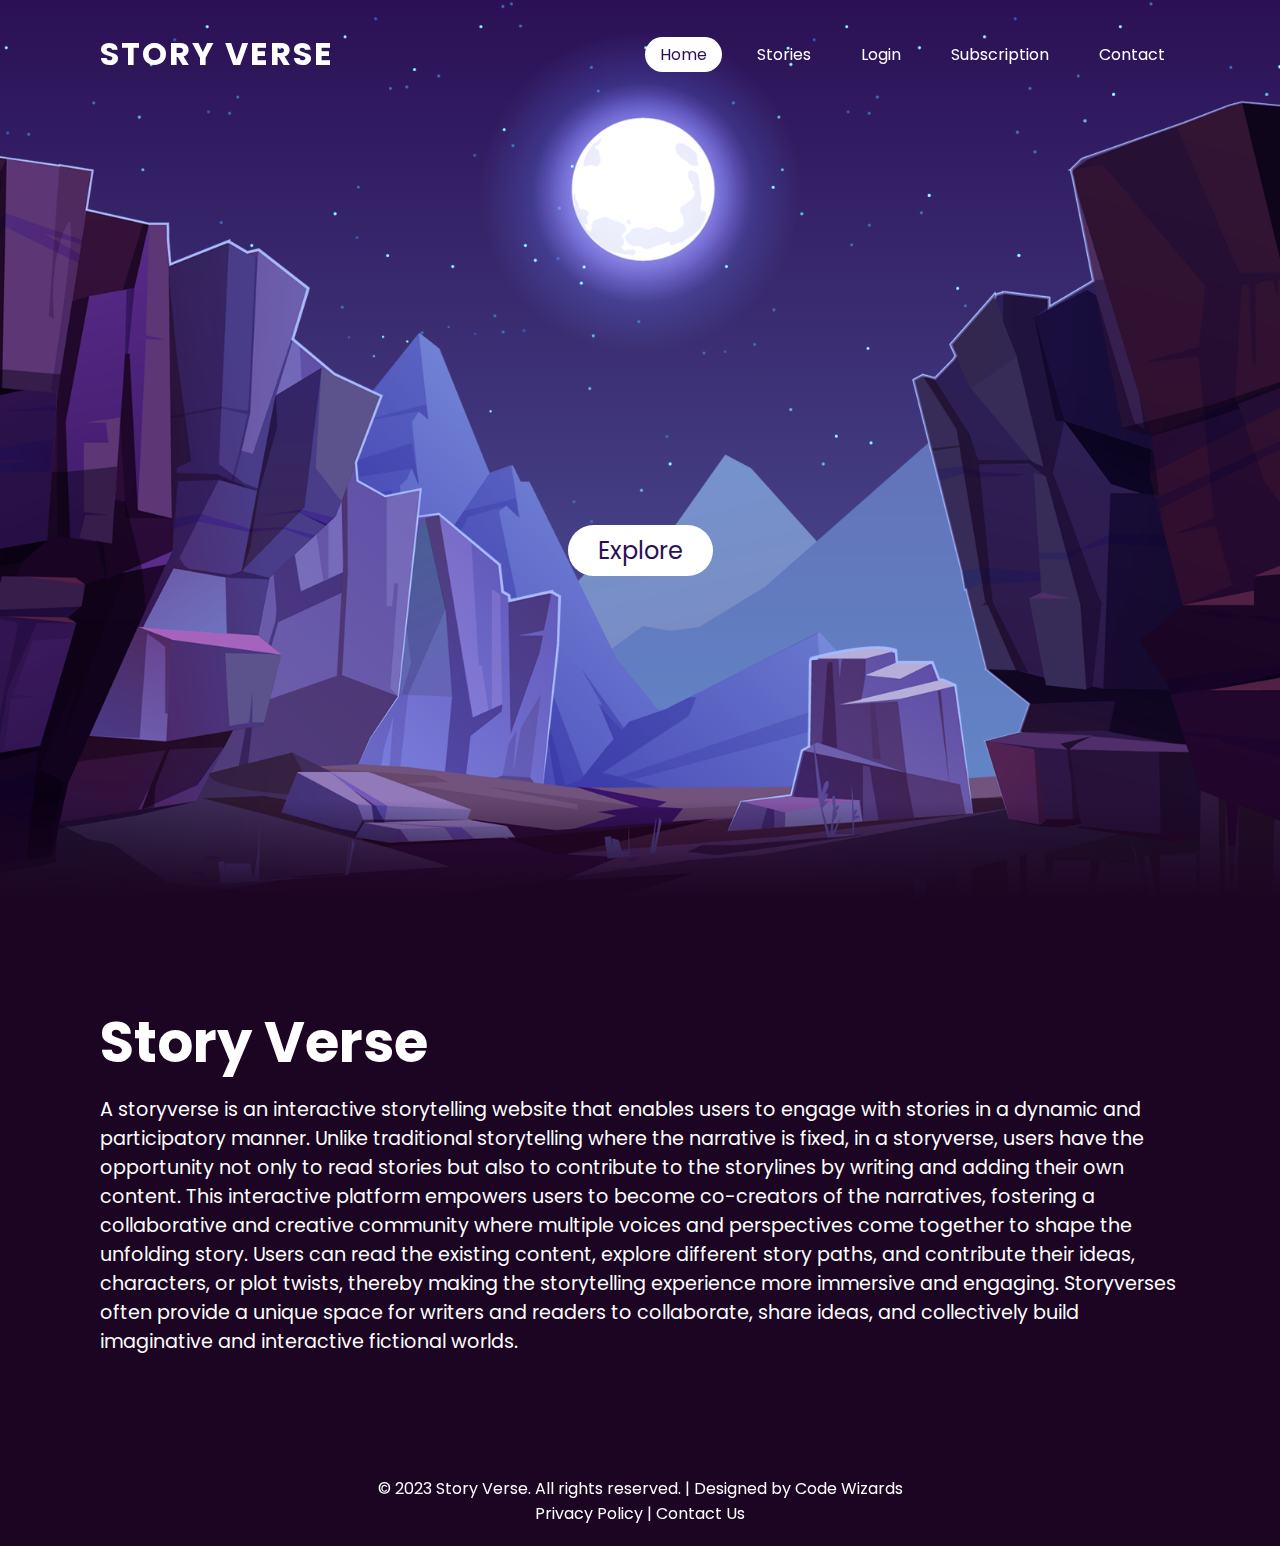
<file: Code-Wizards-main/StoryVerse/index.html>
<!DOCTYPE html>
<html lang="en">

<head>
  <meta charset="UTF-8" />
  <meta http-equiv="X-UA-Compatible" content="IE=edge" />
  <meta name="viewport" content="width=device-width, initial-scale=1.0" />
  <title>Document</title>
  <link rel="stylesheet" href="style.css" />
</head>

<body>
  <header>
    <a href="#" class="logo">Story Verse</a>
    <ul>
      <li><a href="#" class="active">Home</a></li>
      <li id="stories"><a href="stories.html">Stories </a></li>
      <li id="login"><a href="#">Login</a></li>
      <li id="subscription"><a href="#">Subscription</a></li>
      <li id="contact"><a href="#">Contact</a></li>
    </ul>
  </header>
  <section>
    <img src="Images/stars.png" id="stars" alt="" srcset="" />
    <img src="Images/moon.png" alt="" id="moon" srcset="" />
    <img src="Images/mountains_behind.png" alt="" id="mountains_behind" srcset="" />
    <h2 id="text">Story Verse</h2>
    <a href="stories.html" id="btn">Explore</a>
    <img src="Images/mountains_front.png" alt="" id="mountains_front" srcset="" />
  </section>
  <div class="sec" id="sec">
    <h2>Story Verse</h2>
    <p>
      A storyverse is an interactive storytelling website that enables users to engage with stories in a dynamic and
      participatory manner. Unlike traditional storytelling where the narrative is fixed, in a storyverse, users have
      the opportunity not only to read stories but also to contribute to the storylines by writing and adding their own
      content. This interactive platform empowers users to become co-creators of the narratives, fostering a
      collaborative and creative community where multiple voices and perspectives come together to shape the unfolding
      story. Users can read the existing content, explore different story paths, and contribute their ideas, characters,
      or plot twists, thereby making the storytelling experience more immersive and engaging. Storyverses often provide
      a unique space for writers and readers to collaborate, share ideas, and collectively build imaginative and
      interactive fictional worlds.
    </p>
  </div>
  <!--Footer-->
  <div class="footer">
    <p>&copy; 2023 Story Verse. All rights reserved. | Designed by Code Wizards</p>
    <p><a href="privacy.html">Privacy Policy</a> | <a href="contact.html">Contact Us</a></p>
  </div>
  <script src="index.js"></script>
</body>

</html>
</file>
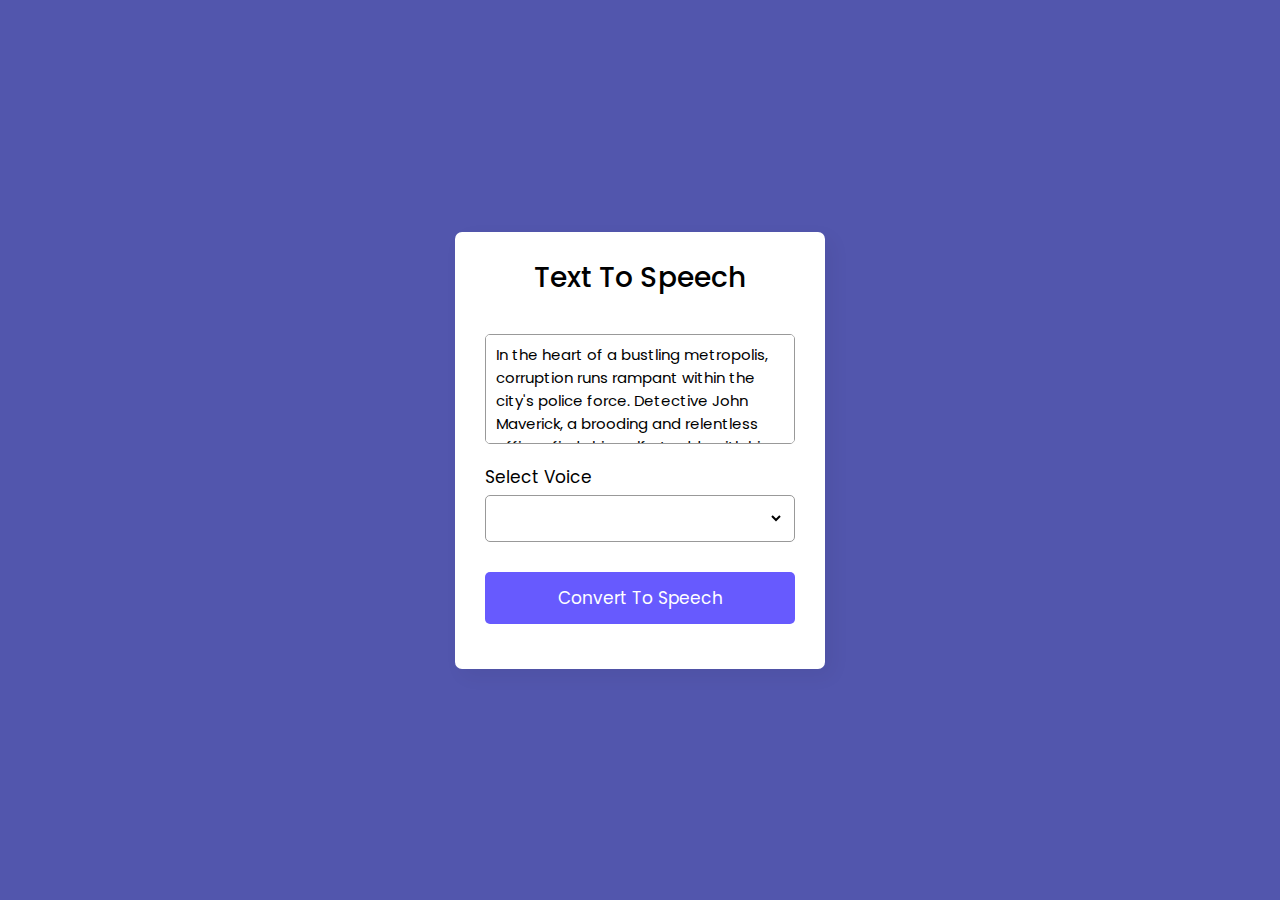
<file: TTS.html>
<!DOCTYPE html>
<!-- Coding By CodingNepal - youtube.com/codingnepal -->
<html lang="en" dir="ltr">
  <head>
    <meta charset="utf-8">  
    <title>Text To Speech in JavaScript | StoryVerse</title>
    <link rel="stylesheet" href="TTS.css">
    <meta name="viewport" content="width=device-width, initial-scale=1.0">
  </head>
  <body>
    <div class="wrapper">
      <header>Text To Speech</header>
      <form action="#">
        <div class="row">      
        <textarea id="highlightMe">In the heart of a bustling metropolis, corruption runs rampant within the city's police force. Detective John Maverick, a brooding and relentless officer, finds himself at odds with his own colleagues as he investigates a series of high-profile murders that seem to implicate some of the most powerful figures in the city.
          When his partner and best friend is brutally slain in what appears to be a setup, Maverick goes rogue, determined to uncover the truth and bring the perpetrators to justice. With the weight of the entire police force and criminal underworld against him, Maverick's quest for vengeance becomes a fight for the very soul of the city.
          As he races against time to unravel the conspiracy and expose the corrupt elite, Maverick allies himself with a group of unlikely companions—hackers, ex-military operatives, and a mysterious femme fatale with her own hidden agenda. Together, they form an underground resistance and wage a relentless war against the criminal empire that holds the city in its grip.
          "Rogue Justice" is a pulse-pounding action thriller that explores themes of betrayal, redemption, and the blurred line between right and wrong. Maverick's journey will push him to his limits as he navigates a treacherous world of deception, danger, and deadly showdowns. Will he succeed in his quest for justice, or will he become the very thing he despises?</textarea>
        </div>
        <div class="row">
          <label>Select Voice</label>
          <div class="outer">
            <select></select>
          </div>
        </div>
        <button onclick="startTextToSpeech()">Convert To Speech</button>
      </form>
    </div>

    <script src="TTS.js"></script>
  </body>
</html>
</file>
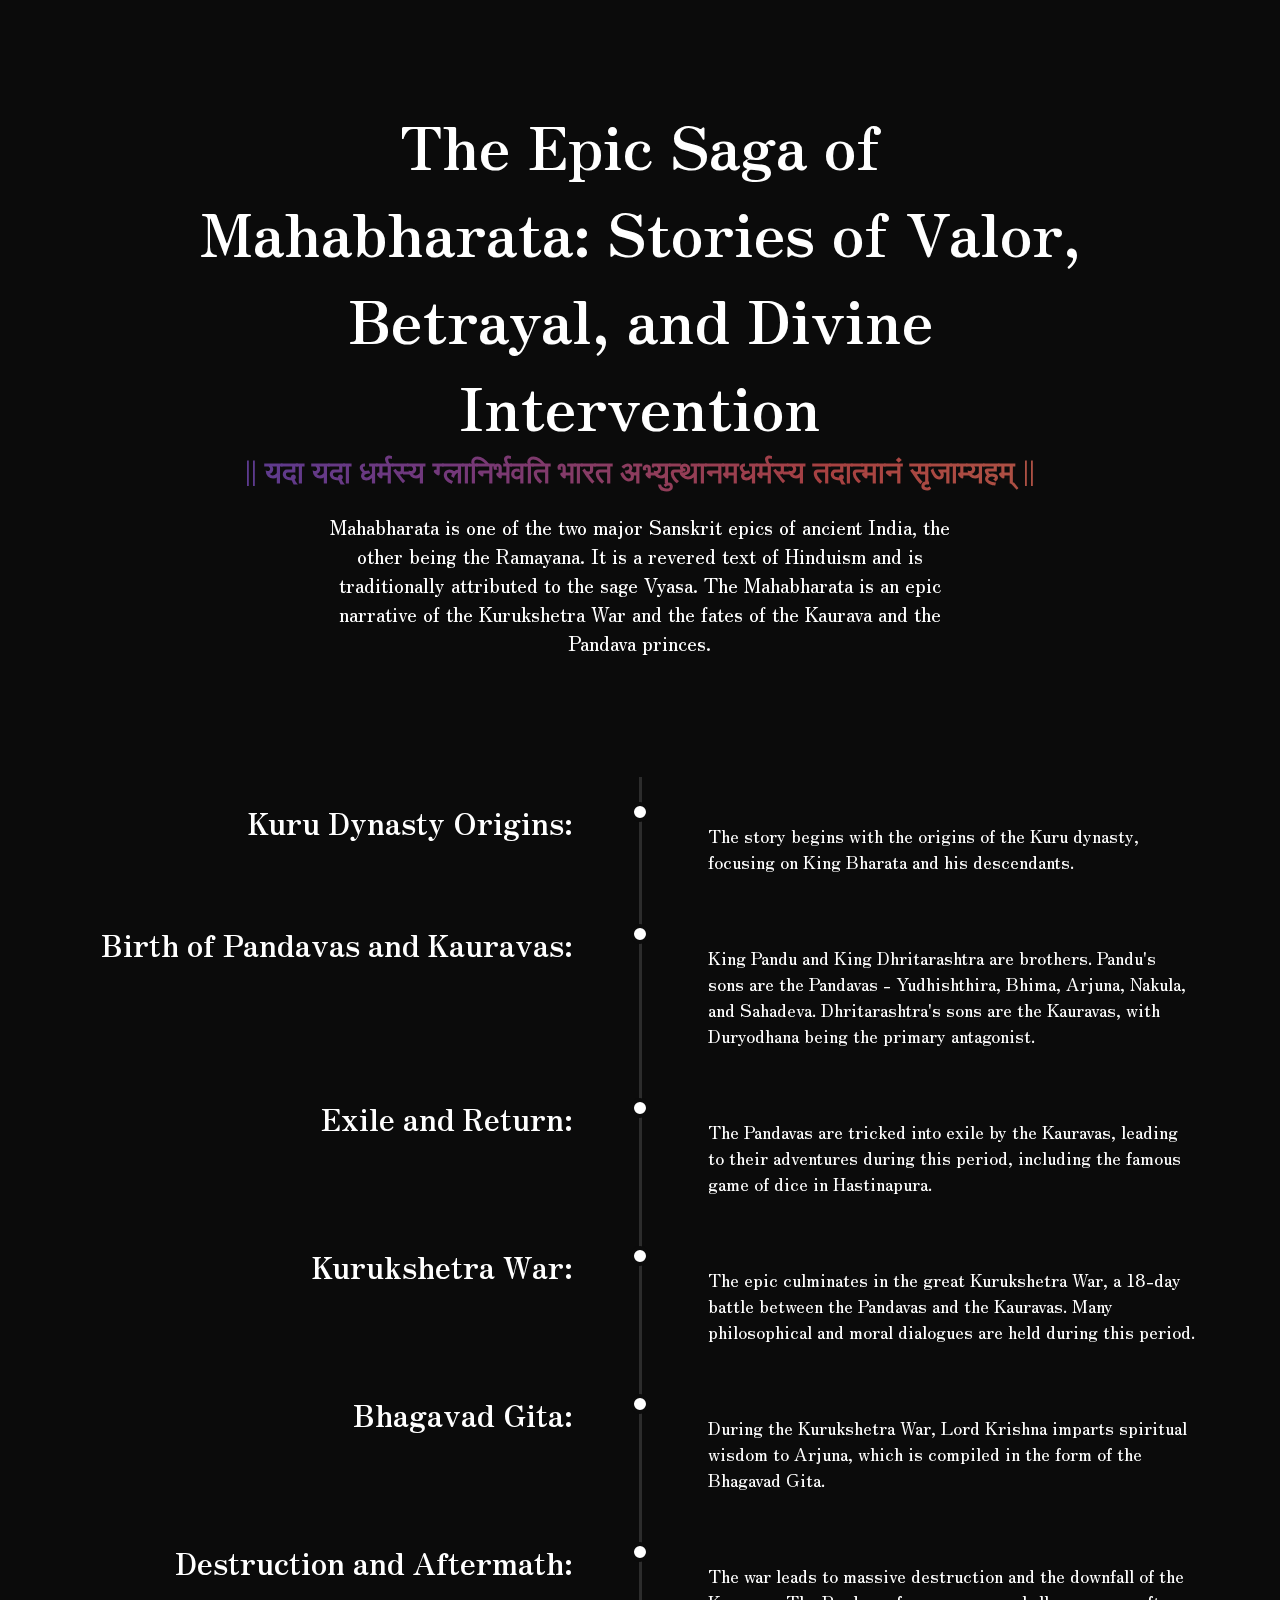
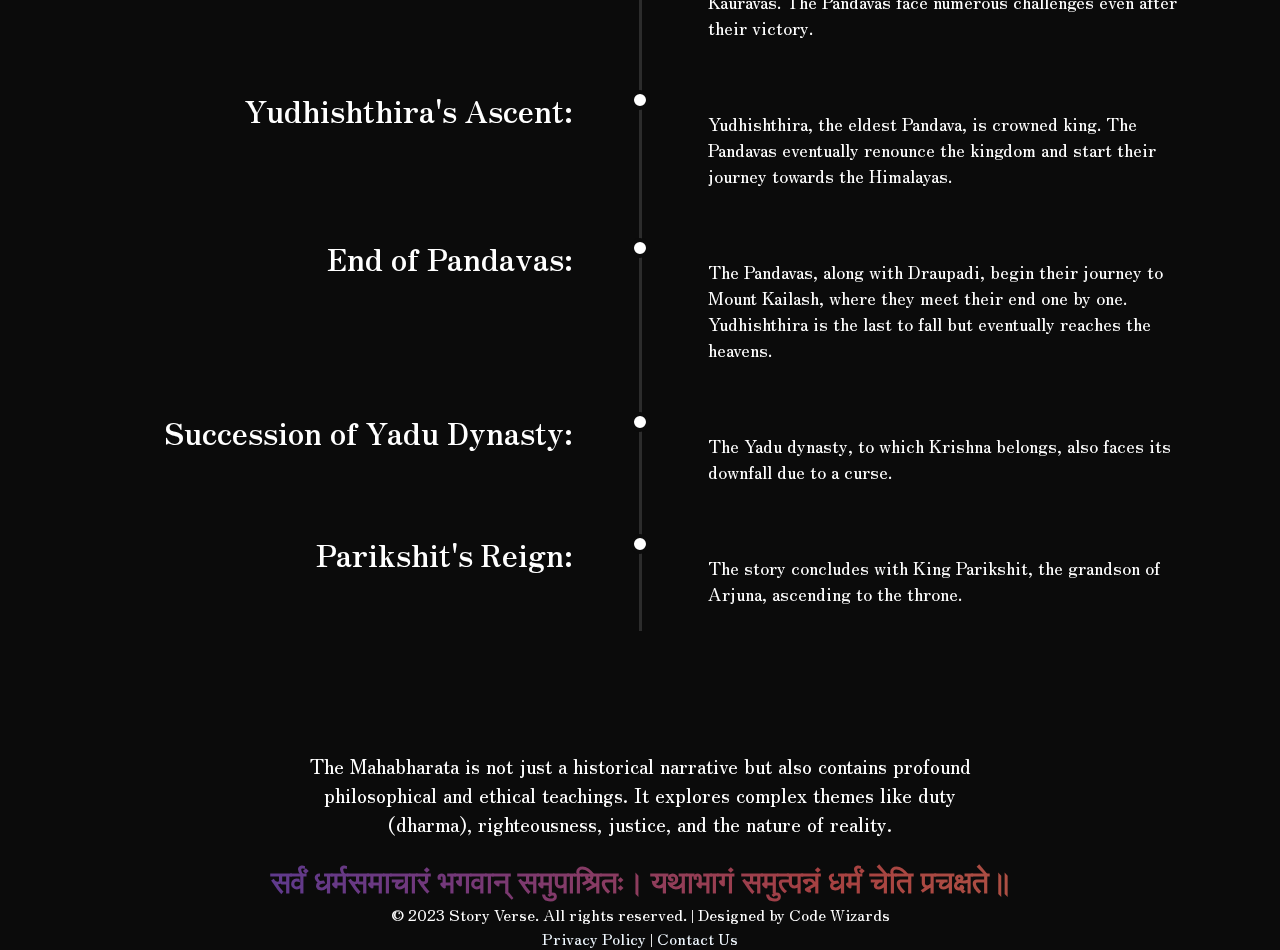
<file: Code-Wizards-main/StoryVerse/stories_timeline/stories.html>
<!DOCTYPE html>
<html lang="en">

<head>
    <meta charset="UTF-8">
    <meta http-equiv="X-UA-Compatible" content="IE=edge">
    <meta name="viewport" content="width=device-width, initial-scale=1.0">

    <!-- Site Title -->
    <title>Mahabharat Story</title>
    <!-- All CSS -->
    <link rel="stylesheet" href="assets/css/style.css">
</head>

<body>
    <!-- Banner Section -->
    <header class="banner">
        <div class="container">
            <div class="col">
                <h1 class="banner__title">The Epic Saga of Mahabharata: Stories of Valor, Betrayal, and Divine
                    Intervention</h1>
                <h2 class="banner__sub-title">
                    || यदा यदा धर्मस्य ग्लानिर्भवति भारत
                    अभ्युत्थानमधर्मस्य तदात्मानं सृजाम्यहम् ||
                </h2>
                <p class="banner__text">
                    Mahabharata is one of the two major Sanskrit epics of ancient India, the other being the Ramayana.
                    It is
                    a revered text of Hinduism and is traditionally attributed to the sage Vyasa. The Mahabharata is an
                    epic
                    narrative of the Kurukshetra War and the fates of the Kaurava and the Pandava princes.
                </p>
                </p>
            </div>
        </div>
    </header>

    <!-- Timeline Section -->
    <section class="timeline">
        <div class="container">
            <div class="timeline__wrapper">
                <div class="timeline__progressbar"></div>
                <div class="timeline__block">
                    <div class="timeline__block__bullet-point">
                        <span class="timeline__block__circle"></span>
                    </div>
                    <div class="timeline__block__head">
                        <h1 class="timeline__block__title"> Kuru Dynasty Origins:</h1>
                    </div>
                    <div class="timeline__block__body">
                        <p class="timeline__block__text"> The story begins with the origins of the Kuru dynasty,
                            focusing on King Bharata and his
                            descendants.</p>
                    </div>
                </div>
                <div class="timeline__block">
                    <div class="timeline__block__bullet-point">
                        <span class="timeline__block__circle"></span>
                    </div>
                    <div class="timeline__block__head">
                        <h1 class="timeline__block__title"> Birth of Pandavas and Kauravas:</h1>
                    </div>
                    <div class="timeline__block__body">
                        <p class="timeline__block__text"> King Pandu and King Dhritarashtra are brothers. Pandu's sons
                            are the Pandavas - Yudhishthira,
                            Bhima, Arjuna, Nakula, and Sahadeva. Dhritarashtra's sons are the Kauravas, with Duryodhana
                            being the primary antagonist.</p>

                    </div>
                </div>
                <div class="timeline__block">
                    <div class="timeline__block__bullet-point">
                        <span class="timeline__block__circle"></span>
                    </div>
                    <div class="timeline__block__head">
                        <h1 class="timeline__block__title"> Exile and Return:</h1>
                    </div>
                    <div class="timeline__block__body">
                        <p class="timeline__block__text"> The Pandavas are tricked into exile by the Kauravas, leading
                            to their adventures during this
                            period, including the famous game of dice in Hastinapura.</p>

                    </div>
                </div>
                <div class="timeline__block">
                    <div class="timeline__block__bullet-point">
                        <span class="timeline__block__circle"></span>
                    </div>
                    <div class="timeline__block__head">
                        <h1 class="timeline__block__title"> Kurukshetra War:</h1>
                    </div>
                    <div class="timeline__block__body">
                        <p class="timeline__block__text"> The epic culminates in the great Kurukshetra War, a 18-day
                            battle between the Pandavas and the
                            Kauravas. Many philosophical and moral dialogues are held during this period.</p>

                    </div>
                </div>
                <div class="timeline__block">
                    <div class="timeline__block__bullet-point">
                        <span class="timeline__block__circle"></span>
                    </div>
                    <div class="timeline__block__head">
                        <h1 class="timeline__block__title">Bhagavad Gita:</h1>
                    </div>
                    <div class="timeline__block__body">
                        <p class="timeline__block__text"> During the Kurukshetra War, Lord Krishna imparts spiritual
                            wisdom to Arjuna, which is compiled
                            in the form of the Bhagavad Gita.</p>

                    </div>
                </div>
                <div class="timeline__block">
                    <div class="timeline__block__bullet-point">
                        <span class="timeline__block__circle"></span>
                    </div>
                    <div class="timeline__block__head">
                        <h1 class="timeline__block__title"> Destruction and Aftermath:</h1>
                    </div>
                    <div class="timeline__block__body">
                        <p class="timeline__block__text"> The war leads to massive destruction and the downfall of the
                            Kauravas. The Pandavas face
                            numerous challenges even after their victory.</p>

                    </div>
                </div>
                <div class="timeline__block">
                    <div class="timeline__block__bullet-point">
                        <span class="timeline__block__circle"></span>
                    </div>
                    <div class="timeline__block__head">
                        <h1 class="timeline__block__title"> Yudhishthira's Ascent:</h1>
                    </div>
                    <div class="timeline__block__body">
                        <p class="timeline__block__text"> Yudhishthira, the eldest Pandava, is crowned king. The
                            Pandavas eventually renounce the kingdom
                            and start their journey towards the Himalayas.</p>

                    </div>
                </div>
                <div class="timeline__block">
                    <div class="timeline__block__bullet-point">
                        <span class="timeline__block__circle"></span>
                    </div>
                    <div class="timeline__block__head">
                        <h1 class="timeline__block__title"> End of Pandavas:
                    </div>
                    <div class="timeline__block__body">
                        <p class="timeline__block__text"> The Pandavas, along with Draupadi, begin their journey to
                            Mount Kailash, where they meet their
                            end one by one. Yudhishthira is the last to fall but eventually reaches the heavens.
                        </p>

                    </div>
                </div>
                <div class="timeline__block">
                    <div class="timeline__block__bullet-point">
                        <span class="timeline__block__circle"></span>
                    </div>
                    <div class="timeline__block__head">
                        <h1 class="timeline__block__title">Succession of Yadu Dynasty:</h1>
                    </div>
                    <div class="timeline__block__body">
                        <p class="timeline__block__text">The Yadu dynasty, to which Krishna belongs, also faces its
                            downfall due to a curse.</p>

                    </div>
                </div>
                <div class="timeline__block">
                    <div class="timeline__block__bullet-point">
                        <span class="timeline__block__circle"></span>
                    </div>
                    <div class="timeline__block__head">
                        <h1 class="timeline__block__title">Parikshit's Reign: </h1>
                    </div>
                    <div class="timeline__block__body">
                        <p class="timeline__block__text"> The story concludes with King Parikshit, the grandson of
                            Arjuna, ascending to the throne.</p>

                    </div>
                    <!-- <div class="timeline__hider"></div> -->
                </div>
            </div>
    </section>

    <!-- Footer Section -->
    <footer class="footer">
        <div class="container" style="height:20px ;">
            <div class="col">

                <p class="footer__text"> The Mahabharata is not just a historical narrative but also contains profound
                    philosophical and ethical
                    teachings. It explores complex themes like duty (dharma), righteousness, justice, and the nature of
                    reality.</p>


                <h2 class="banner__sub-title">
                    सर्वं धर्मसमाचारं भगवान् समुपाश्रितः।
                    यथाभागं समुत्पन्नं धर्मं चेति प्रचक्षते॥
                </h2>
            </div>
            <p>&copy; 2023 Story Verse. All rights reserved. | Designed by Code Wizards</p>
            <p><a href="#" style="text-decoration: none;color: aliceblue;">Privacy Policy</a> | <a href="#"
                    style="text-decoration: none;color: aliceblue;">Contact Us</a></p>
        </div>

    </footer>
</body>

</html>
</file>
<file: Code-Wizards-main/StoryVerse/style.css>
@import url("https://fonts.googleapis.com/css2?family=Poppins:ital,wght@0,400;0,500;0,600;0,700;0,800;0,900;1,300;1,400;1,500;1,600;1,700;1,800;1,900&display=swap");
* {
	margin: 0;
	padding: 0;
	box-sizing: border-box;
	font-family: "Poppins", sans-serif;
	scroll-behavior: smooth;
}
body {
	min-height: 100vh;
	background: linear-gradient(#2b1055, #7597de);
	overflow-x: hidden;
}
header {
	position: absolute;
	top: 0;
	left: 0;
	width: 100%;
	padding: 30px 100px;
	display: flex;
	justify-content: space-between;
	align-items: center;
	z-index: 10000;
}
header .logo {
	color: #fff;
	font-weight: 700;
	text-decoration: none;
	font-size: 2em;
	text-transform: uppercase;
	letter-spacing: 2px;
}
header ul {
	display: flex;
	justify-content: center;
	align-items: center;
}
header ul li {
	list-style: none;
	margin-left: 20px;
}
header ul li a {
	text-decoration: none;
	padding: 6px 15px;
	color: #fff;
	border-radius: 20px;
}
header ul li a:hover,
header ul li a.active {
	background: #fff;
	color: #2b1055;
}
section {
	position: relative;
	width: 100%;
	height: 100vh;
	padding: 100px;
	display: flex;
	justify-content: center;
	align-items: center;
	overflow: hidden;
}
section::before {
	content: "";
	position: absolute;
	bottom: 0;
	width: 100%;
	height: 100px;
	background: linear-gradient(to top, #1c0522, transparent);
	z-index: 1000;
}
section img {
	position: absolute;
	top: 0;
	left: 0;
	width: 100%;
	height: 100%;
	object-fit: cover;
	pointer-events: none;
}
section img#moon {
	mix-blend-mode: screen;
}
section img#mountains_front {
	z-index: 10;
}
#text {
	position: absolute;
	right: -350px;
	color: #fff;
	white-space: nowrap;
	font-size: 7.5vw;
	z-index: 9;
}
#btn {
	text-decoration: none;
	display: inline-block;
	padding: 8px 30px;
	border-radius: 40px;
	background: #fff;
	color: #2b1055;
	font-size: 1.5em;
	z-index: 9;
	transform: translateY(100px);
}
.sec {
	position: relative;
	padding: 100px;
	background: #1c0522;
}
.sec h2 {
	font-size: 3.5em;
	margin-bottom: 10px;
	color: #fff;
}
.sec p {
	font-size: 1.2em;
	color: #fff;
}
footer {
	background: #1c0522;
	color: white;
	align-items: center;
}
.footer {
	background-color: #1c0522;
	color: white;
	padding: 20px 0;
	text-align: center;
}

.footer p {
	margin: 0;
}

.footer a {
	color: white;
	text-decoration: none;
}

.footer a:hover {
	color:#7597de;
}
</file>
<file: TTS.css>
/* Import Google Font - Poppins */
@import url('https://fonts.googleapis.com/css2?family=Poppins:wght@400;500;600;700&display=swap');
*{
  margin: 0;
  padding: 0;
  box-sizing: border-box;
  font-family: 'Poppins', sans-serif;
}
body{
  display: flex;
  align-items: center;
  justify-content: center;
  min-height: 100vh;
  background: #5256AD;
}
::selection{
  color: #fff;
  background: #5256AD;
}
.wrapper{
  width: 370px;
  padding: 25px 30px;
  border-radius: 7px;
  background: #fff;
  box-shadow: 7px 7px 20px rgba(0,0,0,0.05);
}
.wrapper header{
  font-size: 28px;
  font-weight: 500;
  text-align: center;
}
.wrapper form{
  margin: 35px 0 20px;
}
form .row{
  display: flex;
  margin-bottom: 20px;
  flex-direction: column;
}
form .row label{
  font-size: 18px;
  margin-bottom: 5px;
}
form .row:nth-child(2) label{
  font-size: 17px;
}
form :where(textarea, select, button){
  outline: none;
  width: 100%;
  height: 100%;
  border: none;
  border-radius: 5px;
}
form .row textarea{
  resize: none;
  height: 110px;
  font-size: 15px;
  padding: 8px 10px;
  border: 1px solid #999;
}
form .row textarea::-webkit-scrollbar{
  width: 0px;
}
form .row .outer{
  height: 47px;
  display: flex;
  padding: 0 10px;
  align-items: center;
  border-radius: 5px;
  justify-content: center;
  border: 1px solid #999;
}
form .row select{
  font-size: 14px;
  background: none;
}
form .row select::-webkit-scrollbar{
  width: 8px;
}
form .row select::-webkit-scrollbar-track{
  background: #fff;
}
form .row select::-webkit-scrollbar-thumb{
  background: #888;
  border-radius: 8px;
  border-right: 2px solid #ffffff;
}
form button{
  height: 52px;
  color: #fff;
  font-size: 17px;
  cursor: pointer;
  margin-top: 10px;
  background: #675AFE;
  transition: 0.3s ease;
}
form button:hover{
  background: #4534fe;
}

@media(max-width: 400px){
  .wrapper{
    max-width: 345px;
    width: 100%;
  }
}

.highlight {
  background-color: yellow; /* You can change the highlight color */
}
</file>
<file: Code-Wizards-main/StoryVerse/stories_timeline/assets/css/style.css>
/* Google Fonts Link */
@import url("https://fonts.googleapis.com/css2?family=Zen+Old+Mincho:wght@400;700;900&display=swap");
/* Reset CSS */
* {
  margin: 0;
  padding: 0;
  -webkit-box-sizing: border-box;
     -moz-box-sizing: border-box;
          box-sizing: border-box;
  -webkit-tap-highlight-color: transparent;
}

html {
  font-size: clamp(8px, 1vw, 10px);
  scrollbar-width: thin;
  scrollbar-color: #2c2c2c #0b0b0b;
}

html::-webkit-scrollbar {
  width: 8px;
}

html::-webkit-scrollbar-track {
  background-color: #0b0b0b;
}

html::-webkit-scrollbar-thumb {
  background-color: #2c2c2c;
}

body {
  color: #ffffff;
  background-color: #0b0b0b;
  font-size: 1.6rem;
  font-family: "Zen Old Mincho", serif;
}

h1, h2 {
  font-weight: 900;
}

/* Container Style */
.container {
  width: 100%;
  max-width: 1140px;
  padding-left: 15px;
  padding-right: 15px;
  margin-left: auto;
  margin-right: auto;
}

/* Primary Button Style */
.primary-btn {
  display: inline-block;
  color: #ffffff;
  font-size: 2rem;
  font-weight: 700;
  padding: 1.5rem 2rem;
  border: 1px solid #ffffff;
  text-decoration: none;
  margin-top: 1rem;
  -webkit-box-shadow: 2px 2px 0 #0b0b0b, 0.3em 0.3em 0 #ffffff;
          box-shadow: 2px 2px 0 #0b0b0b, 0.3em 0.3em 0 #ffffff;
  -webkit-transition: all ease-in-out .4s;
  -o-transition: all ease-in-out .4s;
  -moz-transition: all ease-in-out .4s;
  transition: all ease-in-out .4s;
}

.primary-btn:hover, .primary-btn:focus {
  color: #0b0b0b;
  background-color: #ffffff;
  -webkit-box-shadow: 2px 2px 0 #0b0b0b, 0.3em 0.3em 0 #2c2c2c;
          box-shadow: 2px 2px 0 #0b0b0b, 0.3em 0.3em 0 #2c2c2c;
}

/* Common Banner and Footer Section Style */
.banner,
.footer {
  text-align: center;
  padding: 10rem 0;
  background-color: #0b0b0b;
}

.banner__title,
.footer__title {
  font-size: 4rem;
}

@media screen and (min-width: 600px) {
  .banner__title,
  .footer__title {
    font-size: 5rem;
    max-width: 80%;
    margin-left: auto;
    margin-right: auto;
  }
}

@media screen and (min-width: 780px) {
  .banner__title,
  .footer__title {
    font-size: 6rem;
  }
}

.banner__text,
.footer__text {
  margin: 2rem auto;
}

@media screen and (min-width: 500px) {
  .banner__text,
  .footer__text {
    font-size: 2rem;
  }
}

@media screen and (min-width: 600px) {
  .banner__text,
  .footer__text {
    max-width: 60%;
  }
}

/* Banner Section Style */
.banner__sub-title {
  font-size: 3rem;
  background: -webkit-gradient(linear, right top, left top, from(#b25d46), color-stop(#a74141), color-stop(#743879), to(#4a3ca0));
  background: -webkit-linear-gradient(right, #b25d46, #a74141, #743879, #4a3ca0);
  background: -moz-linear-gradient(right, #b25d46, #a74141, #743879, #4a3ca0);
  background: -o-linear-gradient(right, #b25d46, #a74141, #743879, #4a3ca0);
  background: linear-gradient(to left, #b25d46, #a74141, #743879, #4a3ca0);
  -webkit-background-clip: text;
  background-clip: text;
  -webkit-text-fill-color: transparent;
}

/* Timeline Section Style */
.timeline {
  position: relative;
}

.timeline__progressbar {
  --width: 2px;
  --left: -moz-calc(((15vw / 2) + 15px) - (var(--width) / 2));
  --left: calc(((15vw / 2) + 15px) - (var(--width) / 2));
  position: absolute;
  left: var(--left);
  width: var(--width);
  height: 100%;
  background-color: #2c2c2c;
  z-index: -1;
}

.timeline__progressbar::after {
  content: "";
  position: fixed;
  top: 0;
  left: var(--left);
  width: var(--width);
  height: 50vh;
  background: -webkit-gradient(linear, left top, left bottom, from(#b25d46), color-stop(#a74141), color-stop(#743879), to(#4a3ca0));
  background: -webkit-linear-gradient(#b25d46, #a74141, #743879, #4a3ca0);
  background: -moz-linear-gradient(#b25d46, #a74141, #743879, #4a3ca0);
  background: -o-linear-gradient(#b25d46, #a74141, #743879, #4a3ca0);
  background: linear-gradient(#b25d46, #a74141, #743879, #4a3ca0);
}

@media screen and (min-width: 800px) {
  .timeline__progressbar {
    --width: 3px;
    --left: -moz-calc(50% - (var(--width) / 2));
    --left: calc(50% - (var(--width) / 2));
  }
}

.timeline__block {
  display: -ms-grid;
  display: grid;
  -ms-grid-columns: 15vw 1fr;
      grid-template-columns: 15vw 1fr;
  padding-top: 2.5rem;
  padding-bottom: 2.5rem;
  -webkit-box-align: start;
  -webkit-align-items: start;
     -moz-box-align: start;
      -ms-flex-align: start;
          align-items: start;
}

@media screen and (min-width: 800px) {
  .timeline__block {
    -ms-grid-columns: 1fr 15vh 1fr;
        grid-template-columns: 1fr 15vh 1fr;
  }
}

@media screen and (min-width: 800px) {
  .timeline__block__head {
    -ms-grid-column: 1;
    -ms-grid-column-span: 1;
    grid-column: 1 / 2;
    text-align: right;
    position: -webkit-sticky;
    position: sticky;
    top: 50vh;
  }
}

.timeline__block__body {
  grid-column: 2 / -1;
}

@media screen and (min-width: 800px) {
  .timeline__block__body {
    grid-column: 3 / -1;
  }
}

.timeline__block__bullet-point {
  position: -webkit-sticky;
  position: sticky;
  top: 50vh;
  display: -webkit-box;
  display: -webkit-flex;
  display: -moz-box;
  display: -ms-flexbox;
  display: flex;
  -webkit-box-pack: center;
  -webkit-justify-content: center;
     -moz-box-pack: center;
      -ms-flex-pack: center;
          justify-content: center;
}

@media screen and (min-width: 800px) {
  .timeline__block__bullet-point {
    -ms-grid-column: 2;
    -ms-grid-column-span: 1;
    grid-column: 2 / 3;
  }
}

.timeline__block__circle {
  display: inline-block;
  width: 2rem;
  height: 2rem;
  border: 4px solid #0b0b0b;
  background-color: #ffffff;
  border-radius: 50%;
}

.timeline__block__title {
  font-size: 3rem;
}

@media screen and (max-width: 799px) {
  .timeline__block__title {
    margin-top: -1.5rem;
    margin-bottom: 2rem;
  }
}

@media screen and (min-width: 800px) {
  .timeline__block__title {
    line-height: 0;
  }
}

.timeline__block__text {
  font-size: 1.6rem;
}

@media screen and (min-width: 500px) {
  .timeline__block__text {
    font-size: 1.8rem;
  }
}

.timeline__hider {
  position: -webkit-sticky;
  position: sticky;
  bottom: -2px;
  width: 100%;
  height: 50vh;
  background: -webkit-gradient(linear, left top, left bottom, from(transparent), to(#0b0b0b));
  background: -webkit-linear-gradient(transparent, #0b0b0b);
  background: -moz-linear-gradient(transparent, #0b0b0b);
  background: -o-linear-gradient(transparent, #0b0b0b);
  background: linear-gradient(transparent, #0b0b0b);
  pointer-events: none;
}
/*# sourceMappingURL=style.css.map */
</file>
